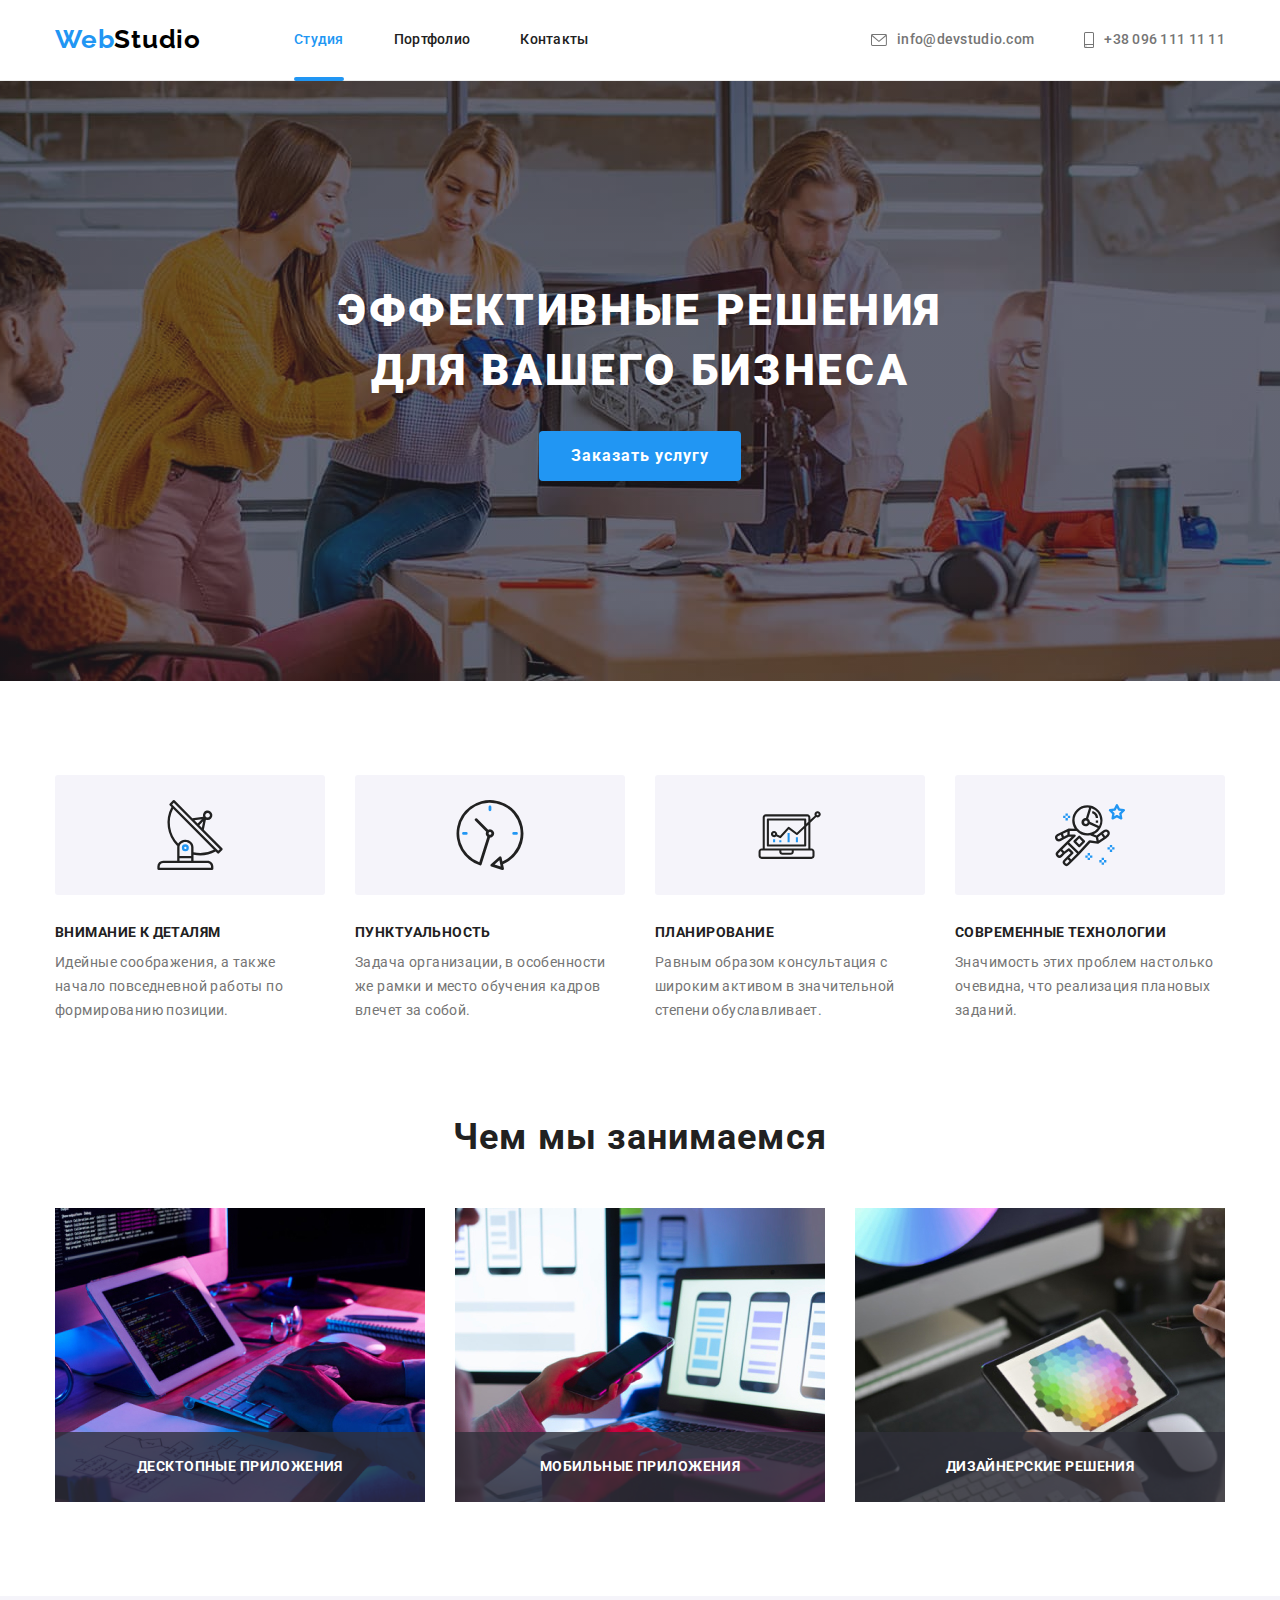
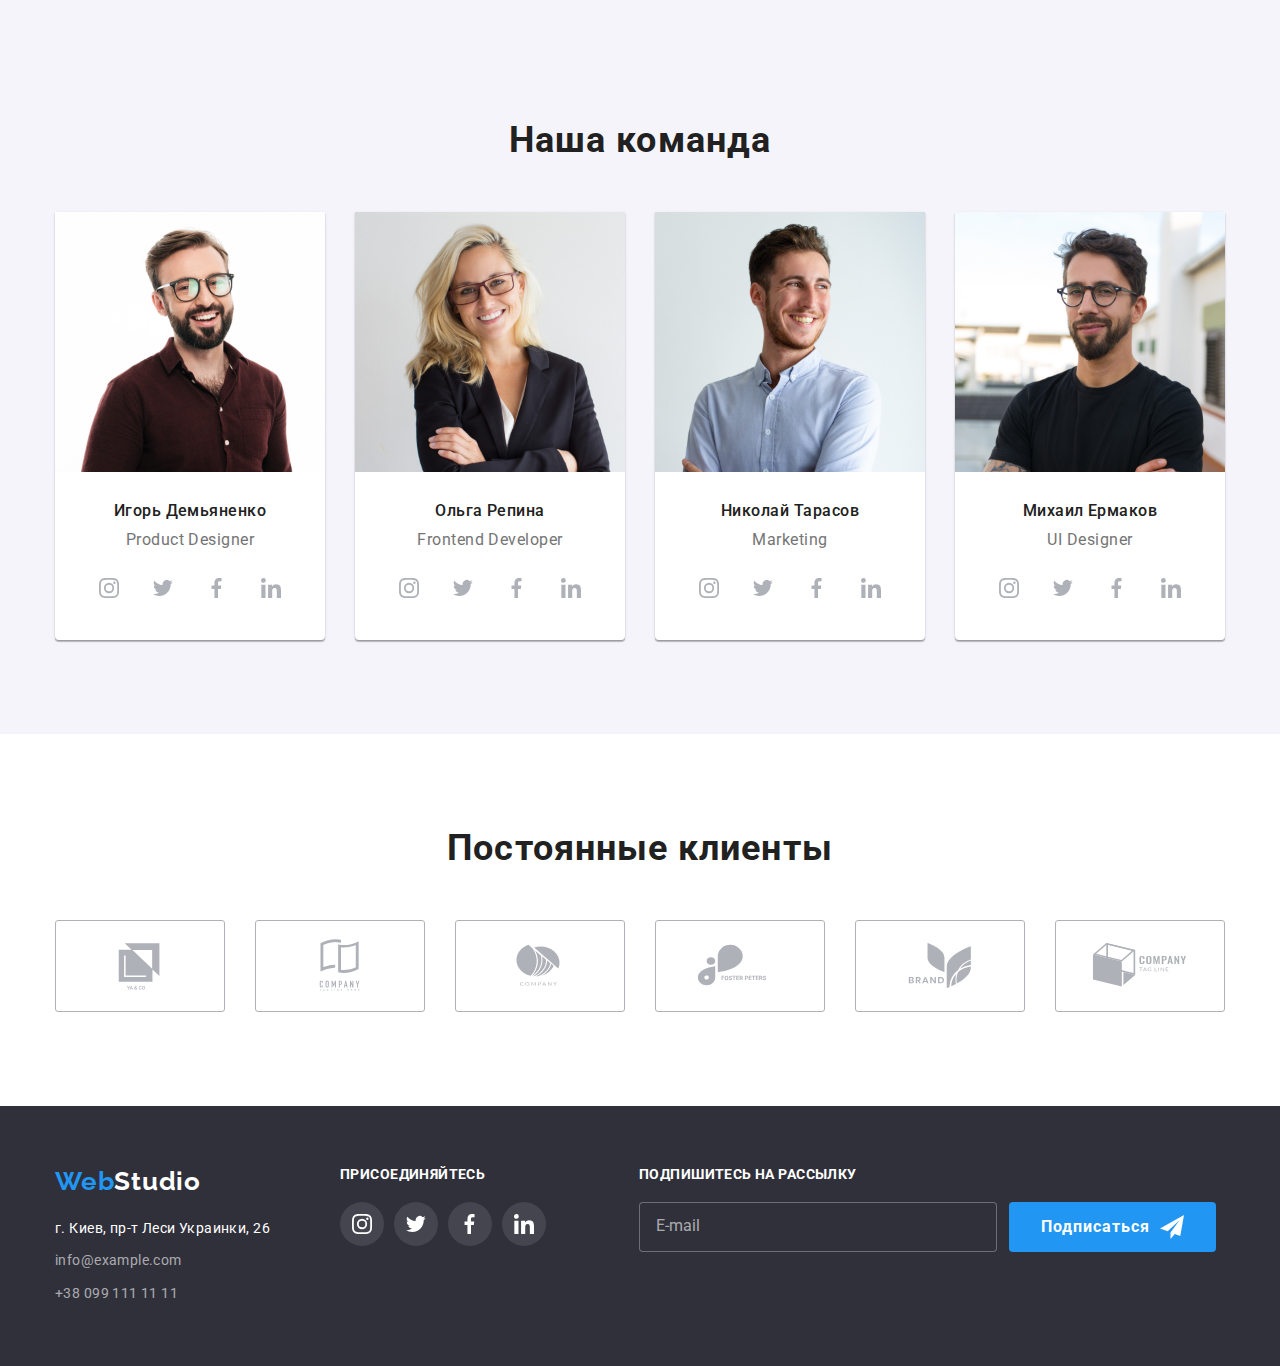
<file: index.html>
<!DOCTYPE html>
<html lang="ru">
<head>
    <meta charset="UTF-8">
    <meta http-equiv="X-UA-Compatible" content="IE=edge">
    <meta name="viewport" content="width=device-width, initial-scale=1.0">
    <title>Document</title>
    <link rel="preconnect" href="https://fonts.googleapis.com">
    <link rel="preconnect" href="https://fonts.gstatic.com" crossorigin>
    <link href="https://fonts.googleapis.com/css2?family=Raleway:wght@700&family=Roboto:wght@400;500;700;900&display=swap"
          rel="stylesheet">
    <link rel="stylesheet" href="https://cdnjs.cloudflare.com/ajax/libs/modern-normalize/1.1.0/modern-normalize.min.css">
    <link rel="stylesheet" href="./styles.css">

</head>
<body>
    <header>

        <div class="header-container container">
            <nav class="logo-nav-box">
                <a href="./index.html" class="header-logo">
                    <span class="logo-part">Web</span>Studio
                </a>
                <ul class="site-nav list">
                    <li class="site-nav-item"> <a href="./index.html" class="site-nav-link-current">Студия</a></li>
                    <li class="site-nav-item"> <a href="./portfolio.html" class="site-nav-link">Портфолио</a></li>
                    <li class="site-nav-item"> <a href="" class="site-nav-link">Контакты</a></li>
                </ul>
            </nav>
            
            <ul class="header-contacts list">
                <li class="header-contacts-item"> 
                    <a href="maito:info@devstudio.com" class="header-contacts-link">
                        <svg class="mail-icon">
                            <use href="./images/sprite.svg#icon-envelope"></use>
                        </svg>
                        info@devstudio.com
                    </a>
                </li>
                <li class="header-contacts-item"> 
                    <a href="tel:+380961111111" class="header-contacts-link">
                        <svg class="tel-icon">
                            <use href="./images/sprite.svg#icon-smartphone"></use>
                        </svg>
                        +38 096 111 11 11
                    </a>
                </li>
            </ul>
        </div>

        
    </header>
    <main>
        
        <section class="hero">
            <div class="container">
                <h1 class="hero-title">Эффективные решения для вашего бизнеса</h1>
                <button data-modal-open type=button class="button primary"> Заказать услугу </button>
            </div>
        </section>              
        
            <section class="section">
                
                <div class="container">
                    <h2 class="topic features-main-title"> Наши преимущества</h2>
                    <ul class="features-flex-box list">

                        <li class="features-item">
                            <div class="features-icon-box">
                                <svg class="features-icon">
                                    <use href="./images/sprite.svg#icon-antenna"></use>
                                </svg>
                            </div>
                            <h3 class="features-title list">Внимание к деталям</h3>
                            <p class="features-text list">Идейные соображения, а также начало повседневной работы по формированию позиции.
                            </p>
                        </li>

                        <li class="features-item">
                            <div class="features-icon-box">
                                <svg class="features-icon">
                                    <use href="./images/sprite.svg#icon-clock"></use>
                                </svg>
                            </div>
                            <h3 class="features-title list">Пунктуальность</h3>
                            <p class="features-text list">Задача организации, в особенности же рамки и место обучения кадров влечет за собой.
                            </p>
                        </li>

                        <li class="features-item">
                            <div class="features-icon-box">
                                <svg class="features-icon">
                                    <use href="./images/sprite.svg#icon-diagram"></use>
                                </svg>
                            </div>    
                            <h3 class="features-title list">Планирование</h3>
                            <p class="features-text list">Равным образом консультация с широким активом в значительной степени обуславливает.
                            </p>
                        </li>

                        <li class="features-item">
                            <div class="features-icon-box">
                                <svg class="features-icon">
                                    <use href="./images/sprite.svg#icon-astronaut"></use>
                                </svg>
                            </div>    
                            <h3 class="features-title list">Современные технологии</h3>
                            <p class="features-text list">Значимость этих проблем настолько очевидна, что реализация плановых заданий.</p>
                        </li>

                    </ul>
                </div>
            </section>
       
        <section class="tasks section">
            <div class="container">
                <h2 class="topic tasks-title">Чем мы занимаемся</h2>
                <ul class="tasks-flex-box list">
                    <li>
                        <div class="what-we-do-item-div">
                            <img width="370" src="images/box-1.jpg" alt="computer">
                            <div class="what-we-do-name">
                                <h3 class="what-we-do-text">
                                    десктопные приложения
                                </h3>
                            </div>
                        </div>
                    </li>

                    <li>
                        <div class="what-we-do-item-div">
                            <img width="370" src="images/box-2.jpg" alt="phone">
                            <div class="what-we-do-name">
                                <h3 class="what-we-do-text">
                                    мобильные приложения
                                </h3>
                            </div>
                        </div>
                    </li>

                    <li>
                        <div class="what-we-do-item-div">
                            <img width="370" src="images/box-3.jpg" alt="ipad"> 
                            <div class="what-we-do-name">
                                <h3 class="what-we-do-text">
                                    дизайнерские решения 
                                </h3>
                            </div>
                        </div>
                    </li>
                </ul>
            </div>
            
        </section>

        <section class="team section">
            <div class="team-container container">
                <h2 class="topic team-title"> Наша команда</h2>
                <ul class="team-flex-box list">
                    <li class="team-member">
                        
                            <img width="270"  src="images/img.jpg" alt="foto Igor Demyanenko">
                            <div class="team-name-title">
                                <h3 class="name">Игорь Демьяненко</h3>
                                <p class="work-title list">Product Designer</p>
                                <ul class="team-icon-list list">
                                    <li class="list-icon-link">
                                        <a class="team-icon-link" href="#">
                                            <svg class="social-link-icon">
                                                <use href="./images/sprite.svg#icon-instagram"> </use>
                                            </svg>
                                        </a>
                                    </li>
                                    <li class="list-icon-link">
                                        <a class="team-icon-link" href="#">
                                            <svg class="social-link-icon">
                                                <use href="./images/sprite.svg#icon-twitter"> </use>
                                            </svg>
                                        </a>
                                    </li>
                                    <li class="list-icon-link">
                                        <a class="team-icon-link" href="#">
                                            <svg class="social-link-icon">
                                                <use href="./images/sprite.svg#icon-fb"> </use>
                                            </svg>
                                        </a>
                                    </li>
                                    <li class="list-icon-link">
                                        <a class="team-icon-link" href="#">
                                            <svg class="social-link-icon">
                                                <use href="./images/sprite.svg#icon-linkedin"> </use>
                                            </svg>  
                                        </a>
                                    </li>
                                </ul>
                            
                            </div>
                       
                        
                    </li>
                    <li class="team-member">
                        
                            <img width="270" src="images/img-2.jpg" alt="foto Olga Repina">
                            <div class="team-name-title">
                                <h3 class="name">Ольга Репина</h3>
                                <p class="work-title list">Frontend Developer</p>
                                <ul class="team-icon-list list">
                                    <li class="list-icon-link">
                                        <a class="team-icon-link" href="#">
                                            <svg class="social-link-icon">
                                                <use href="./images/sprite.svg#icon-instagram"> </use>
                                            </svg>
                                        </a>
                                    </li>
                                    <li class="list-icon-link">
                                        <a class="team-icon-link" href="#">
                                            <svg class="social-link-icon">
                                                <use href="./images/sprite.svg#icon-twitter"> </use>
                                            </svg>
                                        </a>
                                    </li>
                                    <li class="list-icon-link">
                                        <a class="team-icon-link" href="#">
                                            <svg class="social-link-icon">
                                                <use href="./images/sprite.svg#icon-fb"> </use>
                                            </svg>
                                        </a>
                                    </li>
                                    <li class="list-icon-link">
                                        <a class="team-icon-link" href="#">
                                            <svg class="social-link-icon">
                                                <use href="./images/sprite.svg#icon-linkedin"> </use>
                                            </svg>
                                        </a>
                                    </li>
                                </ul>
                            </div>
                            
                        
                    </li>
                    <li class="team-member">
                        
                            <img width="270" src="images/img-3.jpg" alt="foto Nikola Tarasov">
                            <div class="team-name-title">
                                <h3 class="name">Николай Тарасов</h3>
                                <p class="work-title list">Marketing</p>
                                <ul class="team-icon-list list">
                                    <li class="list-icon-link">
                                        <a class="team-icon-link" href="#">
                                            <svg class="social-link-icon">
                                                <use href="./images/sprite.svg#icon-instagram"> </use>
                                            </svg>
                                        </a>
                                    </li>
                                    <li class="list-icon-link">
                                        <a class="team-icon-link" href="#">
                                            <svg class="social-link-icon">
                                                <use href="./images/sprite.svg#icon-twitter"> </use>
                                            </svg>
                                        </a>
                                    </li>
                                    <li class="list-icon-link">
                                        <a class="team-icon-link" href="#">
                                            <svg class="social-link-icon">
                                                <use href="./images/sprite.svg#icon-fb"> </use>
                                            </svg>
                                        </a>
                                    </li>
                                    <li class="list-icon-link">
                                        <a class="team-icon-link" href="#">
                                            <svg class="social-link-icon">
                                                <use href="./images/sprite.svg#icon-linkedin"> </use>
                                            </svg>
                                        </a>
                                    </li>
                                </ul>
                            </div>
                        
                    </li>
                    <li class="team-member">
                        
                            <img width="270" src="images/img-4.jpg" alt="foto Mihael Ermakov">
                            <div class="team-name-title">
                                    <h3 class="name">Михаил Ермаков</h3>
                                    <p class="work-title list">UI Designer</p>
                                    <ul class="team-icon-list list">
                                        <li class="list-icon-link">
                                            <a class="team-icon-link" href="#">
                                                <svg class="social-link-icon">
                                                    <use href="./images/sprite.svg#icon-instagram"> </use>
                                                </svg>
                                            </a>
                                        </li>
                                        <li class="list-icon-link">
                                            <a class="team-icon-link" href="#">
                                                <svg class="social-link-icon">
                                                    <use href="./images/sprite.svg#icon-twitter"> </use>
                                                </svg>
                                            </a>
                                        </li>
                                        <li class="list-icon-link">
                                            <a class="team-icon-link" href="#">
                                                <svg class="social-link-icon">
                                                    <use href="./images/sprite.svg#icon-fb"> </use>
                                                </svg>
                                            </a>
                                        </li>
                                        <li class="list-icon-link">
                                            <a class="team-icon-link" href="#">
                                                <svg class="social-link-icon">
                                                    <use href="./images/sprite.svg#icon-linkedin"> </use>
                                                </svg>
                                            </a>
                                        </li>
                                    </ul>
                            </div>
             
                    </li>
                </ul>
            </div>
        </section>  

        <section class="section">
            <div class="container">
                <h2 class="topic clients-main-title"> Постоянные клиенты</h2>
                <ul class="client list">
                    <li>
                        <a href="#" class="client-box">
                            <svg class="client-icon">
                                <use href="./images/sprite.svg#icon-logo-a"></use>
                            </svg>
                        </a>
                    </li>

                    <li>
                        <a href="#" class="client-box">
                            <svg class="client-icon">
                                <use href="./images/sprite.svg#icon-logo-b"></use>
                            </svg>
                        </a>
                    </li>

                    <li>
                        <a href="#" class="client-box">
                            <svg class="client-icon">
                                <use href="./images/sprite.svg#icon-logo-c"></use>
                            </svg>
                        </a>
                    </li>

                    <li>
                        <a href="#" class="client-box">
                            <svg class="client-icon">
                                <use href="./images/sprite.svg#icon-logo-d"></use>
                            </svg>
                        </a>
                    </li>

                    <li>
                        <a href="#" class="client-box">
                            <svg class="client-icon">
                                <use href="./images/sprite.svg#icon-logo-e"></use>
                            </svg>
                        </a>
                    </li>

                    <li>
                        <a href="#" class="client-box">
                            <svg class="client-icon">
                                <use href="./images/sprite.svg#icon-logo-f"></use>
                            </svg>
                        </a>
                    </li>
                    
                </ul>
            </div>
        </section>
    </main>
    <footer class="footer">
        <div class="container footer-flex-box">
            <div>
            <a href="./index.html" class="footer-logo">
                <span class="logo-part">Web</span>Studio
            </a>
            <address class="contacts-list">
                <ul class="contact-item list">
                    <li>
                        <a href="https://goo.gl/maps/RLkWnAHmGfpUnPQ57" class="map">
                            г. Киев, пр-т Леси Украинки, 26
                        </a>
                    </li>
                    <li>
                        <a href="mailto:info@example.com" class="contact">info@example.com</a>
                    </li>
                    <li>
                        <a href="tel:+380991111111" class="contact">+38 099 111 11 11</a>
                    </li>
                </ul>
            </address>
            </div>

            <div class="footer-soxial-link-box">
                <h3 class="footer-social-link-text">присоединяйтесь</h3>
                <ul class="icon-list list">
                    <li class="list-icon-link">
                        <a class="icon-link" href="#">
                            <svg class="social-link-icon">
                                <use href="./images/sprite.svg#icon-instagram"> </use>
                            </svg>
                        </a>
                    </li>
                    <li class="list-icon-link">
                        <a class="icon-link" href="#">
                            <svg class="social-link-icon">
                                <use href="./images/sprite.svg#icon-twitter"> </use>
                            </svg>
                        </a>
                    </li>
                    <li class="list-icon-link">
                        <a class="icon-link" href="#">
                            <svg class="social-link-icon">
                                <use href="./images/sprite.svg#icon-fb"> </use>
                            </svg>
                        </a>
                    </li>
                    <li class="list-icon-link">
                        <a class="icon-link" href="#">
                            <svg class="social-link-icon">
                                <use href="./images/sprite.svg#icon-linkedin"> </use>
                            </svg>
                        </a>
                    </li>
                </ul>
            </div>

            <div class="subscription"></div>
                <form>
                    <label for="email">
                        <h3 class="subscription-title">подпишитесь на рассылку</h3>
                    </label>
                    <div class="subscription-flex-box">
                        <input type="email" name="user-email" id="email" placeholder="E-mail">
                        <button class="button subscription-email-button" type="submit">Подписаться
                            <svg class="subscription-link-icon">
                                <use href="./images/sprite.svg#icon-isend"></use>
                            </svg>
                        </button>
                    </div>
                </form>
            </div>

        </div>
    </footer>
    
    <div data-modal class="backdrop is-hidden">
        <div class="modal">
            <button data-modal-close type="button" class="modal-button">
                    <svg class="close-modal-logo">
                        <use href="./images/sprite.svg#icon-close"></use>
                    </svg>
            </button>

            <form class="modal-form">
                <h3 class="modal-title">Оставьте свои данные, мы вам перезвоним</h3>
               
                <div class="modal-form-box">
                    <label for="name">Имя</label>
                    <input class="modal-input" type="text" name="name" id="name" autocomplete="none">
                    <svg class="modal-icon">
                        <use href="./images/sprite.svg#icon-person"></use>
                    </svg>
                </div>
                
                <div class="modal-form-box">
                    <label for="phone">Телефон</label>
                    <input class="modal-input" type="tel" name="phone" id="phone">
                    <svg class="modal-icon">
                        <use href="./images/sprite.svg#icon-phone"></use>
                    </svg>
                </div>
                            
                <div class="modal-form-box">
                    <label for="e-mail">Почта</label>
                    <input class="modal-input" type="email" name="e-mail" id="e-mail">
                    <svg class="modal-icon">
                        <use href="./images/sprite.svg#icon-mail"></use>
                    </svg>
                </div>

                <div class="modal-comment">
                    <label for="comment">Комментарий</label>
                    <textarea class="comment-textarea" name="comment" id="comment" placeholder="Введите текст"></textarea>
                </div>

                <div class="checkbox-policy">
                    
                    <label class="checkbox-label">
                        <input class="checkbox-box" type="checkbox" name="" value="policy">
                        <span class="checkbox-icon"></span>
                        Соглашаюсь с рассылкой и принимаю&nbsp
                        <a href="#">Условия договора</a></label>
                </div>
                
                

                <button class="button modal-send-button" type="submit">
                    Отправить
                </button>

            </form>

        </div>
    </div>
    <script src="./js/modal.js"></script>
</body>
</html>
</file>
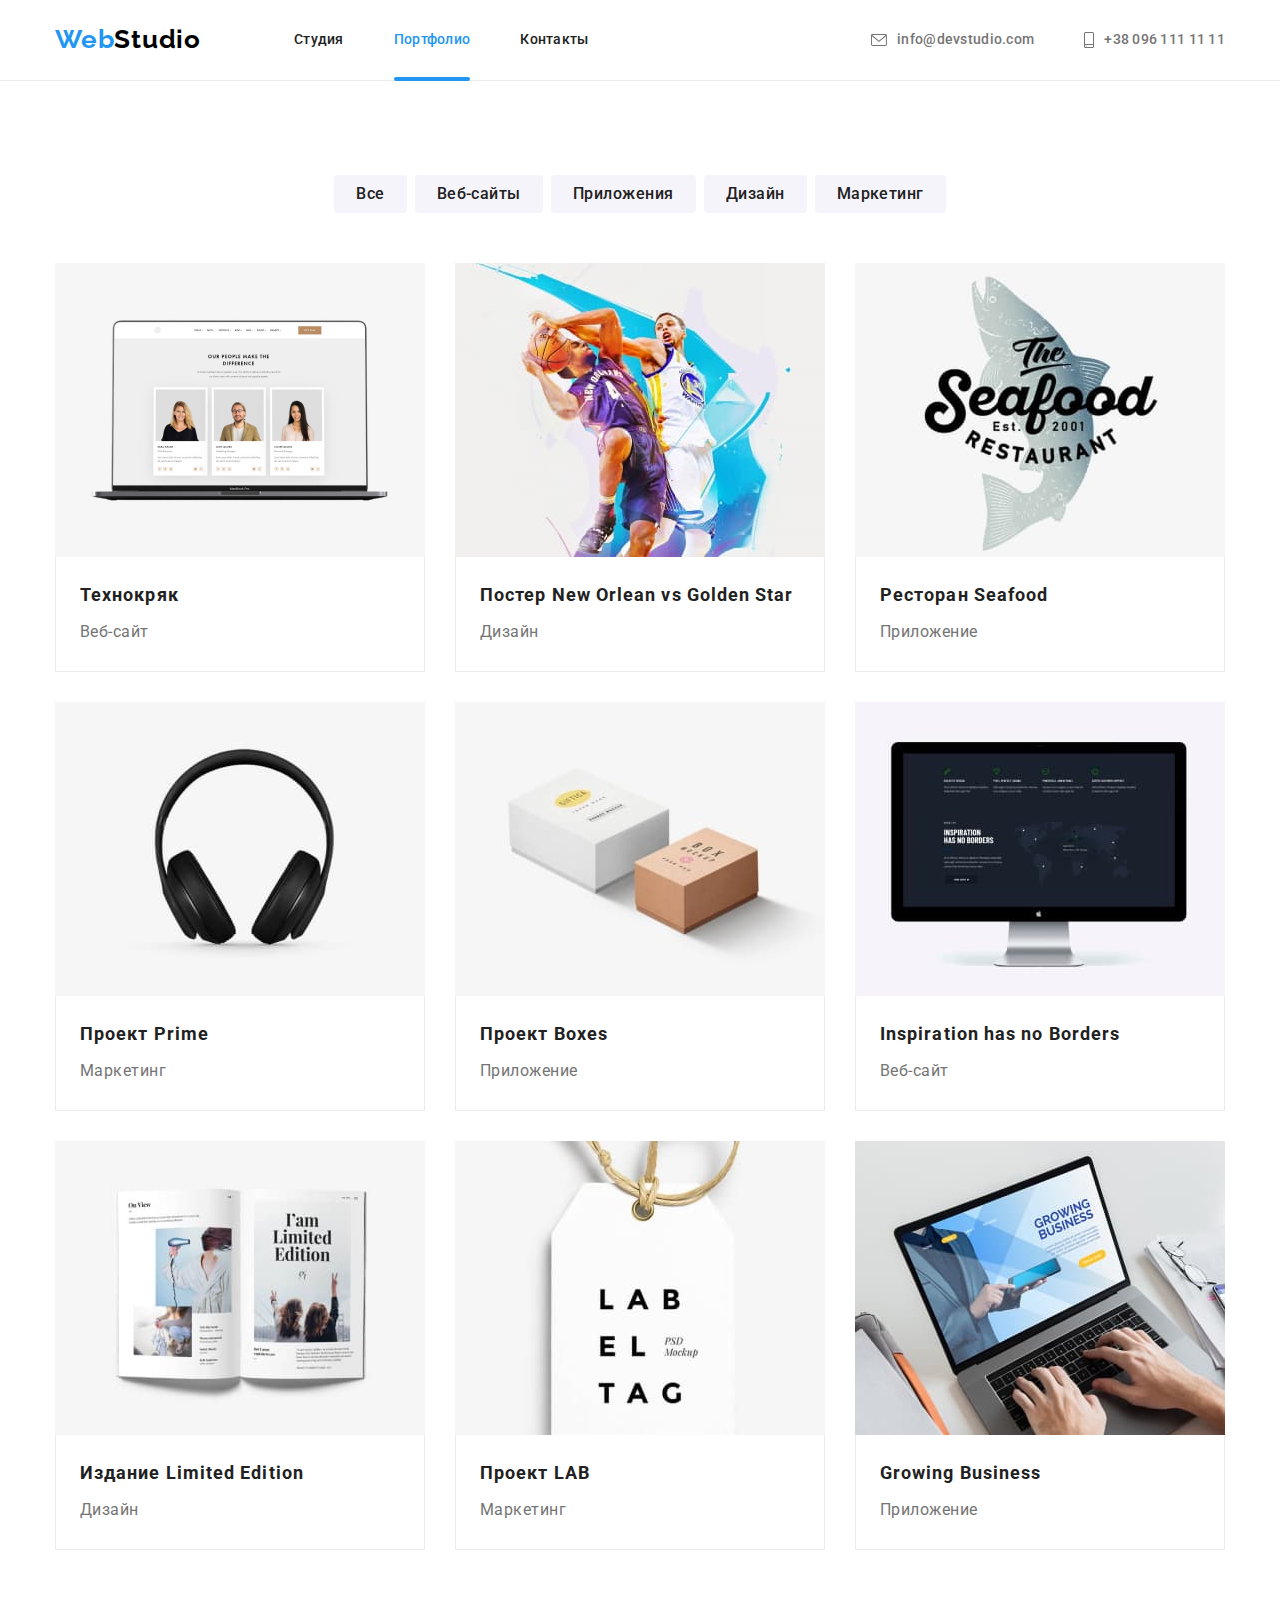
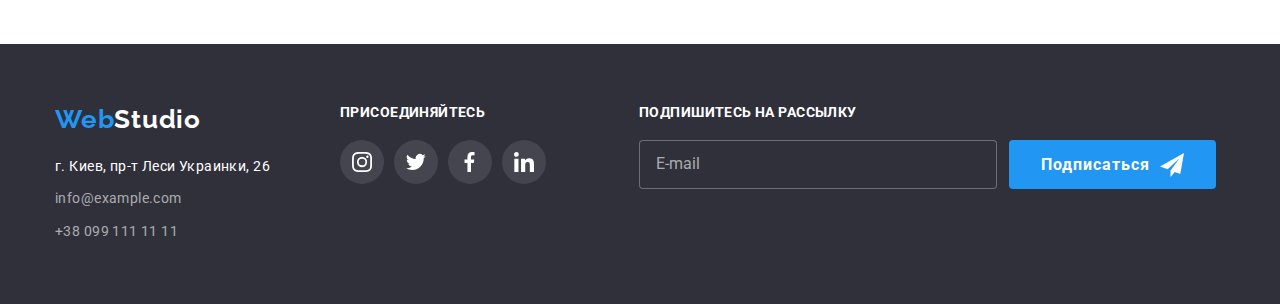
<file: portfolio.html>
<!DOCTYPE html>
<html lang="ru">
<head>
    <meta charset="UTF-8">
    <meta http-equiv="X-UA-Compatible" content="IE=edge">
    <meta name="viewport" content="width=device-width, initial-scale=1.0">
    <title>Document</title>
    <link rel="preconnect" href="https://fonts.googleapis.com">
    <link rel="preconnect" href="https://fonts.gstatic.com" crossorigin>
    <link href="https://fonts.googleapis.com/css2?family=Raleway:wght@700&family=Roboto:wght@400;500;700;900&display=swap"
        rel="stylesheet">
    <link rel="stylesheet" href="https://cdnjs.cloudflare.com/ajax/libs/modern-normalize/1.1.0/modern-normalize.min.css">
    <link rel="stylesheet" href="./styles.css">
</head>
<body>
<header>

    <div class="header-container container">
        <nav class="logo-nav-box">
            <a href="./index.html" class="header-logo">
                <span class="logo-part">Web</span>Studio
            </a>
            <ul class="site-nav list">
                <li class="site-nav-item"> <a href="./index.html" class="site-nav-link">Студия</a></li>
                <li class="site-nav-item"> <a href="./portfolio.html" class="site-nav-link-current">Портфолио</a></li>
                <li class="site-nav-item"> <a href="" class="site-nav-link">Контакты</a></li>
            </ul>
        </nav>

        <ul class="header-contacts list">
            <li class="header-contacts-item">
                <a href="maito:info@devstudio.com" class="header-contacts-link">
                    <svg class="mail-icon">
                        <use href="./images/sprite.svg#icon-envelope"></use>
                    </svg>
                    info@devstudio.com
                </a>
            </li>
            <li class="header-contacts-item">
                <a href="tel:+380961111111" class="header-contacts-link">
                    <svg class="tel-icon">
                        <use href="./images/sprite.svg#icon-smartphone"></use>
                    </svg>
                    +38 096 111 11 11
                </a>
            </li>
        </ul>
    </div>


</header>
    <main>
        <section class="filters section">
            <div class="filters-container container">
                <h1 class="filters-title">Фильтр страницы портфолио</h1>
                <ul class="secondary-button list">
                    <li class="secondary-button-item">
                        <button type=button class="button secondary"> Все </button>
                    </li>
                    <li class="secondary-button-item">
                        <button type=button class="button secondary"> Веб-сайты </button>
                    </li>
                    <li class="secondary-button-item">
                        <button type=button class="button secondary"> Приложения </button>
                    </li>
                    <li class="secondary-button-item">
                        <button type=button class="button secondary"> Дизайн </button>
                    </li>
                    <li class="secondary-button-item">
                        <button type=button class="button secondary"> Маркетинг </button>
                    </li>
                </ul>

                <ul class="portfolio list">
                    <li class="portfolio-link-item">
                        <a class="portfolio-link" href="">
                            <div class="portfolio-thumb">
                                <img width="370" src="images/exempl-1.jpg" alt="leptop">
                                <div class="modal-portfolio">
                                    <p class="short-project-description">
                                        Ресурс предлагает комплексные предложения с разным уровнем функционала и сервисов. Все это позволит посетителю
                                        получить
                                        исчерпывающие сведения о компании или частном лице.
                                    </p>
                                </div>
                            </div>
                            <div class="exemp-border">
                                <h2 class="portfolio-exempl-title list">Технокряк</h2>
                                <p class="portfolio-description list">Веб-сайт</p>
                            </div>
                        </a>
                    </li>

                    <li class="portfolio-link-item">
                        <a class="portfolio-link" href="">
                            <div class="portfolio-thumb">
                                <img width="370" src="images/exempl-2.jpg" alt="basketball poster">
                                <div class="modal-portfolio">
                                    <p class="short-project-description">
                                        Ресурс предлагает комплексные предложения с разным уровнем функционала и сервисов. Все это позволит посетителю получить
                                        исчерпывающие сведения о компании или частном лице.
                                    </p>
                                </div>
                            </div>
                            <div class="exemp-border">
                                <h2 class="portfolio-exempl-title list">Постер New Orlean vs Golden Star</h2>
                                <p class="portfolio-description list">Дизайн</p>
                            </div>
                        </a>
                    </li>

                    <li class="portfolio-link-item">
                        <a class="portfolio-link" href="">
                            <div class="portfolio-thumb">
                                <img width="370" src="images/exempl-3.jpg" alt="restaurant logo">
                                <div class="modal-portfolio">
                                    <p class="short-project-description">
                                        Ресурс предлагает комплексные предложения с разным уровнем функционала и сервисов. Все это позволит посетителю
                                        получить
                                        исчерпывающие сведения о компании или частном лице.
                                    </p>
                                </div>
                            </div>
                            <div class="exemp-border">
                                <h2 class="portfolio-exempl-title list">Ресторан Seafood</h2>
                                <p class="portfolio-description list">Приложение</p>
                            </div>
                        </a>
                    </li>

                    <li class="portfolio-link-item">
                        <a class="portfolio-link" href="">
                            <div class="portfolio-thumb">
                                <img width="370" src="images/exempl-4.jpg" alt="headset">
                                <div class="modal-portfolio">
                                    <p class="short-project-description">
                                        Ресурс предлагает комплексные предложения с разным уровнем функционала и сервисов. Все это позволит посетителю
                                        получить
                                        исчерпывающие сведения о компании или частном лице.
                                    </p>
                                </div>
                            </div>
                            <div class="exemp-border">
                                <h2 class="portfolio-exempl-title list">Проект Prime</h2>
                                <p class="portfolio-description list">Маркетинг</p>
                            </div>
                        </a>
                    </li>

                    <li class="portfolio-link-item">
                        <a class="portfolio-link" href="">
                            <div class="portfolio-thumb">
                                <img width="370" src="images/exempl-5.jpg" alt="paper box">
                                <div class="modal-portfolio">
                                    <p class="short-project-description">
                                        Ресурс предлагает комплексные предложения с разным уровнем функционала и сервисов. Все это позволит посетителю
                                        получить
                                        исчерпывающие сведения о компании или частном лице.
                                    </p>
                                </div>
                            </div>
                            <div class="exemp-border">
                                <h2 class="portfolio-exempl-title list">Проект Boxes</h2>
                                <p class="portfolio-description list">Приложение</p>
                            </div>    
                        </a>
                    </li>

                    <li class="portfolio-link-item">
                        <a class="portfolio-link" href="">
                            <div class="portfolio-thumb">
                                <img width="370" src="images/exempl-6.jpg" alt="monitor">
                                <div class="modal-portfolio">
                                    <p class="short-project-description">
                                        Ресурс предлагает комплексные предложения с разным уровнем функционала и сервисов. Все это позволит посетителю
                                        получить
                                        исчерпывающие сведения о компании или частном лице.
                                    </p>
                                </div>
                            </div>
                            <div class="exemp-border">
                                <h2 class="portfolio-exempl-title list">Inspiration has no Borders</h2>
                                <p class="portfolio-description list">Веб-сайт</p>
                            </div>
                        </a>
                    </li>

                    <li class="portfolio-link-item">
                        <a class="portfolio-link" href="">
                            <div class="portfolio-thumb">
                                <img width="370" src="images/exempl-7.jpg" alt="magazin">
                                <div class="modal-portfolio">
                                    <p class="short-project-description">
                                        Ресурс предлагает комплексные предложения с разным уровнем функционала и сервисов. Все это позволит посетителю
                                        получить
                                        исчерпывающие сведения о компании или частном лице.
                                    </p>
                                </div>
                            </div>
                            <div class="exemp-border">
                                <h2 class="portfolio-exempl-title list">Издание Limited Edition</h2>
                                <p class="portfolio-description list">Дизайн</p>
                            </div>
                        </a>
                    </li>

                    <li class="portfolio-link-item">
                        <a class="portfolio-link" href=""> 
                            <div class="portfolio-thumb">
                                <img width="370" src="images/exempl-8.jpg" alt="label">
                                <div class="modal-portfolio">
                                    <p class="short-project-description">
                                        Ресурс предлагает комплексные предложения с разным уровнем функционала и сервисов. Все это позволит посетителю
                                        получить
                                        исчерпывающие сведения о компании или частном лице.
                                    </p>
                                </div>
                            </div>
                            <div class="exemp-border">
                                <h2 class="portfolio-exempl-title list">Проект LAB</h2>
                                <p class="portfolio-description list">Маркетинг</p>
                            </div>
                        </a>
                    </li>

                    <li class="portfolio-link-item">
                        <a class="portfolio-link" href="">
                            <div class="portfolio-thumb">
                                <img width="370" src="images/exempl-9.jpg" alt="notebook">
                                <div class="modal-portfolio">
                                    <p class="short-project-description">
                                        Ресурс предлагает комплексные предложения с разным уровнем функционала и сервисов. Все это позволит посетителю
                                        получить
                                        исчерпывающие сведения о компании или частном лице.
                                    </p>
                                </div>
                            </div>
                            <div class="exemp-border">
                                <h2 class="portfolio-exempl-title list">Growing Business</h2>
                                <p class="portfolio-description list">Приложение</p>
                            </div>
                        </a>
                    </li>

                </ul>
            </div>
        </section>
        
        
    </main>
    <footer class="footer">
        <div class="container footer-flex-box">
            <div>
                <a href="./index.html" class="footer-logo">
                    <span class="logo-part">Web</span>Studio
                </a>
                <address class="contacts-list">
                    <ul class="contact-item list">
                        <li>
                            <a href="https://goo.gl/maps/RLkWnAHmGfpUnPQ57" class="map">
                                г. Киев, пр-т Леси Украинки, 26
                            </a>
                        </li>
                        <li>
                            <a href="mailto:info@example.com" class="contact">info@example.com</a>
                        </li>
                        <li>
                            <a href="tel:+380991111111" class="contact">+38 099 111 11 11</a>
                        </li>
                    </ul>
                </address>
            </div>
    
            <div class="footer-soxial-link-box">
                <h3 class="footer-social-link-text">присоединяйтесь</h3>
                <ul class="icon-list list">
                    <li class="list-icon-link">
                        <a class="icon-link" href="#">
                            <svg class="social-link-icon">
                                <use href="./images/sprite.svg#icon-instagram"> </use>
                            </svg>
                        </a>
                    </li>
                    <li class="list-icon-link">
                        <a class="icon-link" href="#">
                            <svg class="social-link-icon">
                                <use href="./images/sprite.svg#icon-twitter"> </use>
                            </svg>
                        </a>
                    </li>
                    <li class="list-icon-link">
                        <a class="icon-link" href="#">
                            <svg class="social-link-icon">
                                <use href="./images/sprite.svg#icon-fb"> </use>
                            </svg>
                        </a>
                    </li>
                    <li class="list-icon-link">
                        <a class="icon-link" href="#">
                            <svg class="social-link-icon">
                                <use href="./images/sprite.svg#icon-linkedin"> </use>
                            </svg>
                        </a>
                    </li>
                </ul>
            </div>
    
            <div class="subscription"></div>
            <form>
                <label for="email">
                    <h3 class="subscription-title">подпишитесь на рассылку</h3>
                </label>
                <div class="subscription-flex-box">
                    <input type="email" name="user-email" id="email" placeholder="E-mail">
                    <button class="button subscription-email-button" type="submit">Подписаться
                        <svg class="subscription-link-icon">
                            <use href="./images/sprite.svg#icon-isend"></use>
                        </svg>
                    </button>
                </div>
            </form>
        </div>
    
        </div>
    </footer>
</body>
</html>
</file>
<file: styles.css>
/* Main text color #212121 */
/* Secondari text color  #757575;  */
/* Logo text color #2196F3 */
/* Hero text color #FFFFFF; */
/* borders color #ECECEC */
/* Link text color rgba(255, 255, 255, 0.6);
/* Hero and footer background color #2F303A */
/*  Secondori background color #F5F4FA */

/* Raleway 700*/
/* Roboto 900 700 400 500 */

html {
  box-sizing: border-box;
}

*,
*::after,
*::before {
  box-sizing: inherit;
}

img {
  display: block;
  max-width: 100%;
  height: auto;
}

:root {
  --primary-text-color: #757575;
  --title-text-color: #212121;
  --focus-hover-color: #2196f3;
  --main-bgc-color: #fff;
  --secondari-bgc-color: #f5f4fa;
  --footer-bgc-color: #2f303a;
  --site-current-page-color: #2196f3;
  --button-primary-color: #2196f3;
  --button-text-primary-color: #fff;
  --button-bgc-secondary-color: #f5f4fa;
  --button-secondary-text-color: #212121;
  --main-borders-color: #ececec;
  --client-icon-main-color: #afb1b8;
  --client-icon-akcent-color: #2196f3;
}

body {
  color: var(--primary-text-color);
  background-color: var(--main-bgc-color);
  font-family: roboto, sans-serif;
}

header {
  border-bottom: 1px solid var(--main-borders-color);
}

.list {
  list-style: none;
  padding: 0;
  margin: 0;
}

.topic {
  font-weight: 700;
  font-size: 36px;
  line-height: 1.16;
  text-align: center;
  letter-spacing: 0.03em;
  margin-bottom: 50px;
}

.container {
  margin-left: auto;
  margin-right: auto;
  width: 1200px;
  padding: 0 15px;
}

.section {
  padding-top: 94px;
  padding-bottom: 94px;
}

/* Header elements */

.header-container {
  display: flex;
  align-items: center;
}

.logo-nav-box {
  display: flex;
  align-items: center;
}

/* Header LOGO */
.header-logo {
  color: #000;
  font-weight: 700;
  font-size: 26px;
  line-height: 1.2;
  font-family: raleway, sans-serif;
  letter-spacing: 0.03em;
  text-decoration: none;
  margin-right: 93px;

  transition: color 250ms cubic-bezier(0.4, 0, 0.2, 1);
}

.header-logo:hover,
.header-logo:focus {
  color: var(--focus-hover-color);
}

.logo-part {
  color: #2196f3;
}

/* Site nav */
.site-nav {
  display: flex;
}

.site-nav-item:not(:last-child) {
  margin-right: 50px;
}

.site-nav-link {
  color: var(--title-text-color);
  text-decoration: none;
  display: block;
  padding-top: 32px;
  padding-bottom: 32px;

  transition: color 250ms cubic-bezier(0.4, 0, 0.2, 1);
}

.site-nav-link-current {
  position: relative;
  color: var(--site-current-page-color);
  text-decoration: none;
  display: block;
  padding-top: 32px;
  padding-bottom: 32px;

  transition: color 250ms cubic-bezier(0.4, 0, 0.2, 1);
}

.site-nav-link-current::after {
  content: "";
  position: absolute;
  bottom: -1px;
  left: 0;
  width: 100%;
  border: 2px solid var(--site-current-page-color);
  border-radius: 2px;
  background-color: var(--site-current-page-color);
}

.site-nav-link:hover,
.site-nav-link:focus {
  color: var(--focus-hover-color);
}
.site-nav-link-current:hover,
.site-nav-link-current:focus {
  color: var(--focus-hover-color);
}

.header-contacts {
  display: flex;
  align-items: center;
  margin-left: auto;
}

.header-contacts-item:not(:last-child) {
  margin-right: 50px;
}
.site-nav,
.header-contacts {
  font-weight: 500;
  font-size: 14px;
  line-height: 1.14;
  letter-spacing: 0.02em;
}

/* Header Contacts */

.header-contacts-link {
  color: var(--primary-text-color);
  text-decoration: none;
  display: flex;
  align-items: center;

  transition: color 250ms cubic-bezier(0.4, 0, 0.2, 1);
}

.mail-icon {
  width: 16px;
  height: 12px;
  margin-right: 10px;
  fill: currentColor;
}

.tel-icon {
  width: 10px;
  height: 16px;
  margin-right: 10px;
  fill: currentColor;
}

.header-contacts-link:hover,
.header-contacts-link:focus {
  color: var(--focus-hover-color);
}

/* Hero Section */

.hero {
  background-color: var(--footer-bgc-color);
  background-image: linear-gradient(
      to right,
      rgba(47, 48, 58, 0.4),
      rgba(47, 48, 58, 0.4)
    ),
    url(./images/hero-background-img.jpg);
  background-repeat: no-repeat;
  background-position: center;
  background-size: cover;
  height: 600px;
  max-width: 1600px;
  margin-left: auto;
  margin-right: auto;
  text-align: center;
  padding: 200px 0;
}

.hero-title {
  display: inline-block;
  margin-top: 0;
  margin-bottom: 30px;
  color: #fff;
  max-width: 696px;
  font-weight: 900;
  font-size: 44px;
  line-height: 1.36;
  letter-spacing: 0.06em;
  text-transform: uppercase;
}

.button {
  display: flex;
  margin: auto;
  border: 0px solid transparent;
}

.button.primary {
  display: flex;
  align-items: center;

  background-color: var(--button-primary-color);
  color: var(--button-text-primary-color);

  font-family: "Roboto";
  font-weight: 700;
  font-size: 16px;
  line-height: 1.87;

  letter-spacing: 0.06em;

  border-radius: 4px;
  padding: 10px 32px;

  cursor: pointer;
  transition: color 250ms cubic-bezier(0.4, 0, 0.2, 1),
    background-color 250ms cubic-bezier(0.4, 0, 0.2, 1);
}

.button.primary:hover,
.button.primary:focus {
  background-color: #188ce8;
  color: var(--button-text-primary-color);
}

/* Features Section */

.features-main-title,
.filters-title {
  position: absolute;
  width: 1px;
  height: 1px;
  margin: -1px;
  border: 0;
  padding: 0;
  white-space: nowrap;
  clip-path: inset(100%);
  clip: rect(0 0 0 0);
  overflow: hidden;
}

.features-flex-box {
  display: flex;
  flex-wrap: wrap;
  justify-content: space-between;
}

.features-item {
  width: 270px;
}

.features-title {
  color: var(--title-text-color);
  font-weight: 700;
  font-size: 14px;
  line-height: 1.14;
  letter-spacing: 0.03em;
  text-transform: uppercase;
  margin-bottom: 10px;
}

.features-text {
  font-size: 14px;
  line-height: 1.71;
  letter-spacing: 0.03em;
}

/* What We Do Section */

.tasks {
  padding-top: 0;
}

.tasks-title {
  color: var(--title-text-color);
  margin-top: 0;
}

.tasks-flex-box {
  display: flex;
  justify-content: space-between;
}

.what-we-do-item-div {
  position: relative;
}

.what-we-do-name {
  display: flex;
  align-items: center;
  justify-content: center;
  width: 370px;
  height: 70px;
  background-color: rgba(47, 48, 58, 0.8);
  position: absolute;
  bottom: 0;
}

.what-we-do-text {
  margin: 0;
  font-size: 14px;
  font-weight: 700;
  line-height: 1.14;
  letter-spacing: 0.03em;
  text-align: center;
  color: var(--button-text-primary-color);
  text-transform: uppercase;
}

/* Team */

.team {
  background-color: var(--secondari-bgc-color);
}

.team-container {
  text-align: center;
}

.team-flex-box {
  display: flex;
  justify-content: space-between;
}

.team-member {
  background-color: var(--main-bgc-color);
  width: 270px;
  box-shadow: 0px 1px 3px rgba(0, 0, 0, 0.12), 0px 1px 1px rgba(0, 0, 0, 0.14),
    0px 2px 1px rgba(0, 0, 0, 0.2);
  border-radius: 0px 0px 4px 4px;
}

.team-title,
.name {
  color: var(--title-text-color);
}

.team-name-title {
  padding: 30px 0;
}

.name {
  display: block;
  margin: 0;
  font-weight: 500;
  font-size: 16px;
  line-height: 1.18;
  text-align: center;
  letter-spacing: 0.03em;
}

.work-title {
  display: block;
  margin-top: 10px;
  font-size: 16px;
  line-height: 1.18;
  text-align: center;
  letter-spacing: 0.03em;
}

.team-icon-list {
  display: flex;
  justify-content: center;
  margin-top: 16px;
  padding: 0;
}

.social-link-icon {
  width: 20px;
  height: 20px;
}

.team-icon-link {
  display: flex;
  justify-content: center;
  align-items: center;
  height: 44px;
  width: 44px;
  background-color: var(--main-bgc-color);
  border-radius: 50%;
  fill: var(--client-icon-main-color);

  transition: fill 250ms cubic-bezier(0.4, 0, 0.2, 1),
    background-color 250ms cubic-bezier(0.4, 0, 0.2, 1);
}

.list-icon-link:not(:last-child) {
  margin-right: 10px;
}

.team-icon-link:hover,
.team-icon-link:focus {
  background-color: var(--client-icon-akcent-color);
  fill: var(--main-bgc-color);
}

/* Clients section */

.clients-main-title {
  color: var(--title-text-color);
  margin-top: 0;
}

.client {
  display: flex;
  justify-content: space-between;
}

.client-box {
  display: flex;
  fill: var(--client-icon-main-color);
  width: 170px;
  height: 92px;
  align-items: center;
  justify-content: center;
  border: 1px solid var(--client-icon-main-color);
  border-radius: 3px;

  transition: fill 250ms cubic-bezier(0.4, 0, 0.2, 1),
    border-radius 250ms cubic-bezier(0.4, 0, 0.2, 1),
    border 250ms cubic-bezier(0.4, 0, 0.2, 1);
}

.client-icon {
  height: 60px;
  width: 106px;
}

.client-box:not(:last-child) {
  margin-right: 30px;
}

.client-box:hover,
.client-box:focus {
  display: flex;

  fill: var(--client-icon-akcent-color);
  width: 170px;
  height: 92px;
  border: 1px solid var(--client-icon-akcent-color);
  border-radius: 3px;
}

.features-icon-box {
  display: flex;
  background-color: var(--secondari-bgc-color);
  width: 270px;
  height: 120px;
  align-items: center;
  justify-content: center;
  border-radius: 3px;
  margin-bottom: 30px;
}

.features-icon {
  width: 70px;
  height: 70px;
}

/* Portfolio Pages */
/* Filters Button */

.secondary-button {
  display: flex;
  justify-content: center;
  margin-bottom: 50px;
}

.secondary-button-item:not(:last-child) {
  margin-right: 8px;
}

.button.secondary {
  background-color: var(--button-bgc-secondary-color);
  color: var(--button-secondary-text-color);
  font-family: "Roboto";
  font-weight: 500;
  font-size: 16px;
  line-height: 1.62;
  text-align: center;
  letter-spacing: 0.03em;
  cursor: pointer;
  border-radius: 4px;
  padding: 6px 22px;

  transition: background-color 250ms cubic-bezier(0.4, 0, 0.2, 1),
    color 250ms cubic-bezier(0.4, 0, 0.2, 1),
    box-shadow 250ms cubic-bezier(0.4, 0, 0.2, 1);
}

.button.secondary:hover,
.button.secondary:focus {
  background-color: var(--button-primary-color);
  color: var(--button-text-primary-color);
  box-shadow: 0px 3px 1px rgba(0, 0, 0, 0.1), 0px 1px 2px rgba(0, 0, 0, 0.08),
    0px 2px 2px rgba(0, 0, 0, 0.12);
  border-radius: 4px;
}
/* Portfolio exempls */

.portfolio {
  display: flex;
  flex-wrap: wrap;
}

.portfolio-link-item {
  position: relative;
  margin-right: 30px;
  margin-bottom: 30px;
  width: 370px;
}

.portfolio-link-item:nth-child(3n) {
  margin-right: 0;
}

.portfolio-link-item:nth-last-child(-n + 3) {
  margin-bottom: 0px;
}

.portfolio-link {
  display: block;
  text-decoration: none;

  transition: box-shadow 250ms cubic-bezier(0.4, 0, 0.2, 1);
}

.portfolio-link:hover,
.portfolio-link:focus {
  background-color: var(--main-bgc-color);
  color: var(--focus-hover-color);
  box-shadow: 0px 1px 1px rgba(0, 0, 0, 0.12), 0px 4px 4px rgba(0, 0, 0, 0.06),
    1px 4px 6px rgba(0, 0, 0, 0.16);
}

.portfolio-thumb {
  overflow: hidden;
  position: relative;
}

.short-project-description {
  margin: 0;
  font-size: 18px;
  line-height: 1.55;
  letter-spacing: 0.03em;
  color: var(--button-text-primary-color);
}

.exemp-border {
  border-left: 1px solid var(--main-borders-color);
  border-right: 1px solid var(--main-borders-color);
  border-bottom: 1px solid var(--main-borders-color);
  padding-left: 24px;
  padding-top: 20px;
  padding-bottom: 24px;
  padding-right: 20px;
}

.portfolio-exempl-title {
  color: var(--title-text-color);
  font-weight: 700;
  font-size: 18px;
  line-height: 2;
  letter-spacing: 0.06em;
}

.portfolio-description {
  color: var(--primary-text-color);
  margin-top: 4px;
  font-size: 16px;
  line-height: 1.87;
  letter-spacing: 0.03em;
  display: block;
}

/* Footer */
/* Logo + Contacts */
.footer {
  background-color: var(--footer-bgc-color);
  padding-top: 60px;
  padding-bottom: 60px;
}

.footer-logo {
  display: inline-block;
  margin-bottom: 20px;
  color: #fff;
  font-family: "Raleway";
  font-weight: 700;
  font-size: 26px;
  line-height: 1.19;
  letter-spacing: 0.03em;
  text-decoration: none;

  transition: color 250ms cubic-bezier(0.4, 0, 0.2, 1);
}

.footer-logo:hover,
.footer-logo:focus {
  color: var(--focus-hover-color);
}

.map {
  display: inline-block;
  color: var(--button-text-primary-color);
  font-size: 14px;
  line-height: 1.71;
  letter-spacing: 0.03em;
  text-decoration: none;
  font-style: normal;

  transition: color 250ms cubic-bezier(0.4, 0, 0.2, 1);
}

.map:hover,
.map:focus {
  color: var(--focus-hover-color);
}

.contact {
  display: inline-block;
  color: rgba(255, 255, 255, 0.6);
  font-size: 14px;
  line-height: 1.71;
  letter-spacing: 0.03em;
  text-decoration: none;
  font-style: normal;

  transition: color 250ms cubic-bezier(0.4, 0, 0.2, 1);
}

.contact:hover,
.contact:focus {
  color: var(--focus-hover-color);
}

.contact-item li:not(:last-child) {
  margin-bottom: 9px;
}

.footer-flex-box {
  display: flex;
}

/* Footer Social Links */

.footer-soxial-link-box {
  margin-left: 70px;
}

.footer-social-link-text {
  font-family: "Roboto";
  font-size: 14px;
  line-height: 16px;
  letter-spacing: 0.03em;
  text-transform: uppercase;
  margin-top: 0;
  margin-bottom: 20px;
  color: var(--button-text-primary-color);
}

.footer .icon-list {
  display: flex;
  justify-content: center;
  padding: 0;
}

.footer .icon-link {
  display: flex;
  justify-content: center;
  align-items: center;
  height: 44px;
  width: 44px;
  background-color: rgba(255, 255, 255, 0.1);
  border-radius: 50%;
  fill: var(--button-text-primary-color);

  transition: fill 250ms cubic-bezier(0.4, 0, 0.2, 1),
    background-color 250ms cubic-bezier(0.4, 0, 0.2, 1);
}

.footer .icon-link:hover,
.footer .icon-link:focus {
  background-color: var(--client-icon-akcent-color);
  fill: var(--main-bgc-color);
}

/* Footer Subscription box */
.subscription {
  margin-left: 93px;
}

.subscription-flex-box {
  display: flex;
}

.subscription-flex-box input {
  width: 358px;

  border: 1px solid rgba(255, 255, 255, 0.3);
  border-radius: 4px;

  padding-left: 16px;

  background-color: var(--footer-bgc-color);

  color: var(--button-text-primary-color);
}

.subscription-flex-box input::placeholder {
  color: rgba(255, 255, 255, 0.6);
}

.subscription-email-button {
  display: flex;
  align-items: center;

  border-radius: 4px;
  padding: 10px 32px;
  margin-left: 12px;

  background-color: var(--button-primary-color);
  color: var(--button-text-primary-color);

  font-family: "Roboto";
  font-weight: 700;
  font-size: 16px;
  line-height: 1.87;
  letter-spacing: 0.06em;

  cursor: pointer;
  transition: color 250ms cubic-bezier(0.4, 0, 0.2, 1),
    background-color 250ms cubic-bezier(0.4, 0, 0.2, 1);
}

.subscription-email-button:hover,
.subscription-email-button:focus {
  background-color: #188ce8;
  color: var(--button-text-primary-color);
}

/* ПОЧЕМУ НЕ РАБОТАЕТ??????????????????????????????????????????????? */
/* .subscription-email-button::first-letter {
  text-transform: uppercase;
} */

.subscription-title {
  font-family: "Roboto";
  font-size: 14px;
  line-height: 16px;
  letter-spacing: 0.03em;
  text-transform: uppercase;
  margin-top: 0;
  margin-bottom: 20px;
  color: var(--button-text-primary-color);
}

.subscription-link-icon {
  margin-left: 10px;
  width: 24px;
  height: 24px;
}

/* Modal Windows  */
/* Main Back Drop Styles */
.backdrop {
  position: fixed;
  top: 0;
  left: 0;
  width: 100%;
  height: 100%;
  background: rgba(0, 0, 0, 0.2);
  opacity: 1;

  transform: scale(1);

  transition: opacity 250ms cubic-bezier(0.4, 0, 0.2, 1),
    visibility 250ms cubic-bezier(0.4, 0, 0.2, 1),
    transform 250ms cubic-bezier(0.4, 0, 0.2, 1);
}

.backdrop.is-hidden {
  visibility: hidden;
  opacity: 0;
  pointer-events: none;
  transform: scale(0);
}

.modal {
  position: absolute;
  top: 50%;
  left: 50%;
  transform: translate(-50%, -50%);

  min-width: 528px;
  min-height: 581px;
  background-color: #fff;
  padding: 40px 40px;

  box-shadow: 0px 1px 3px rgba(0, 0, 0, 0.12), 0px 1px 1px rgba(0, 0, 0, 0.14),
    0px 2px 1px rgba(0, 0, 0, 0.2);
  border-radius: 4px;
}

.modal-button {
  position: absolute;
  top: 8px;
  right: 8px;
  width: 30px;
  height: 30px;

  display: flex;
  justify-content: center;
  align-items: center;

  border: 1px solid rgba(0, 0, 0, 0.1);
  border-radius: 50%;
  cursor: pointer;
  background-color: var(--main-bgc-color);

  transition: fill 250ms cubic-bezier(0.4, 0, 0.2, 1);
}

.modal-button:hover,
.modal-button:focus {
  color: var(--client-icon-akcent-color);
  fill: var(--client-icon-akcent-color);
}

.close-modal-logo {
  width: 30px;
  height: 30px;
}

.modal-form {
  display: flex;
  flex-direction: column;
  align-items: center;
  justify-content: center;
}

.modal-title {
  font-family: "Roboto";
  font-size: 20px;
  line-height: 1.15;
  letter-spacing: 0.03em;
  margin-top: 0;
  margin-bottom: 30px;
  color: var(--button-secondary-text-color);
}

.modal-form-box {
  display: flex;
  flex-direction: column;
  position: relative;
  width: 100%;

  font-size: 12px;
  line-height: 1.14;
  letter-spacing: 0.01em;

  color: var(--primary-text-color);
}

.modal-input {
  box-sizing: border-box;
  height: 40px;
  border-radius: 4px;
  padding-left: 40px;
  margin-top: 4px;
  margin-bottom: 10px;

  border: 1px solid rgba(33, 33, 33, 0.2);

  transition: border-color 250ms cubic-bezier(0.4, 0, 0.2, 1);
}

.modal-input:focus {
  border-color: #2196f3;
}

.modal-input:focus + .modal-icon {
  fill: #2196f3;
}

.modal-icon {
  position: absolute;
  width: 18px;
  height: 18px;
  left: 12px;
  bottom: 21px;

  transition: fill 250ms cubic-bezier(0.4, 0, 0.2, 1);
}

.modal-comment {
  display: flex;
  flex-direction: column;
  width: 100%;
  margin-bottom: 20px;

  font-size: 12px;
  line-height: 1.14;
  letter-spacing: 0.01em;

  color: var(--primary-text-color);
}

.comment-textarea {
  height: 120px;
  padding: 12px 16px;
  margin-top: 4px;
  border: 1px solid rgba(33, 33, 33, 0.2);
  border-radius: 4px;
}

.comment-textarea::placeholder {
  font-size: 14px;
  line-height: 1.14;
  letter-spacing: 0.01em;

  color: rgba(117, 117, 117, 0.5);
}

.checkbox-policy {
  margin-bottom: 30px;

  font-size: 14px;
  line-height: 1.71;
  letter-spacing: 0.03em;

  color: var(--primary-text-color);
}

.checkbox-label {
  display: flex;
  align-items: center;
}

.checkbox-box {
  position: absolute;
  appearance: none;
  opacity: 0;
}

.checkbox-icon {
  width: 16px;
  height: 15px;
  border: 2px solid #212121;
  border-radius: 2px;
  margin-right: 7px;
}

.checkbox-box:checked + .checkbox-icon {
  background-size: contain;
  background-image: url(./images/checkbox-icon-on.svg);
  background-color: #2196f3;
  background-origin: border-box;
  border-color: #2196f3;
}

.checkbox-policy a {
  text-decoration-line: underline;

  color: #2196f3;
}

.modal-send-button {
  display: flex;
  align-items: center;

  border-radius: 4px;
  padding: 10px 32px;

  background-color: var(--button-primary-color);
  color: var(--button-text-primary-color);

  font-family: "Roboto";
  font-weight: 700;
  font-size: 16px;
  line-height: 1.87;
  letter-spacing: 0.06em;

  cursor: pointer;
  transition: color 250ms cubic-bezier(0.4, 0, 0.2, 1),
    background-color 250ms cubic-bezier(0.4, 0, 0.2, 1),
    box-shadow 250ms cubic-bezier(0.4, 0, 0.2, 1);
}

.modal-send-button:hover,
.modal-send-button:focus {
  background-color: #188ce8;
  color: var(--button-text-primary-color);
  box-shadow: 0px 4px 4px rgba(0, 0, 0, 0.15);
}

.modal textarea {
  resize: none;
}

/* Portfolio Modal */
.modal-portfolio {
  display: flex;
  position: absolute;
  align-items: center;
  justify-content: center;
  border: 1px solid #000000;
  box-shadow: 0px 4px 4px rgba(0, 0, 0, 0.25);
  padding: 63px 24px;
  width: 100%;
  height: 100%;
  top: 0;
  background: rgba(33, 150, 243, 0.9);
  pointer-events: none;
  opacity: 0;
  transform: translateY(294px);

  transition: opacity 250ms cubic-bezier(0.4, 0, 0.2, 1),
    transform 250ms cubic-bezier(0.4, 0, 0.2, 1);
}

.portfolio-link:hover .modal-portfolio,
.portfolio-link:focus .modal-portfolio {
  opacity: 1;
  transform: translateY(0);
}
</file>
